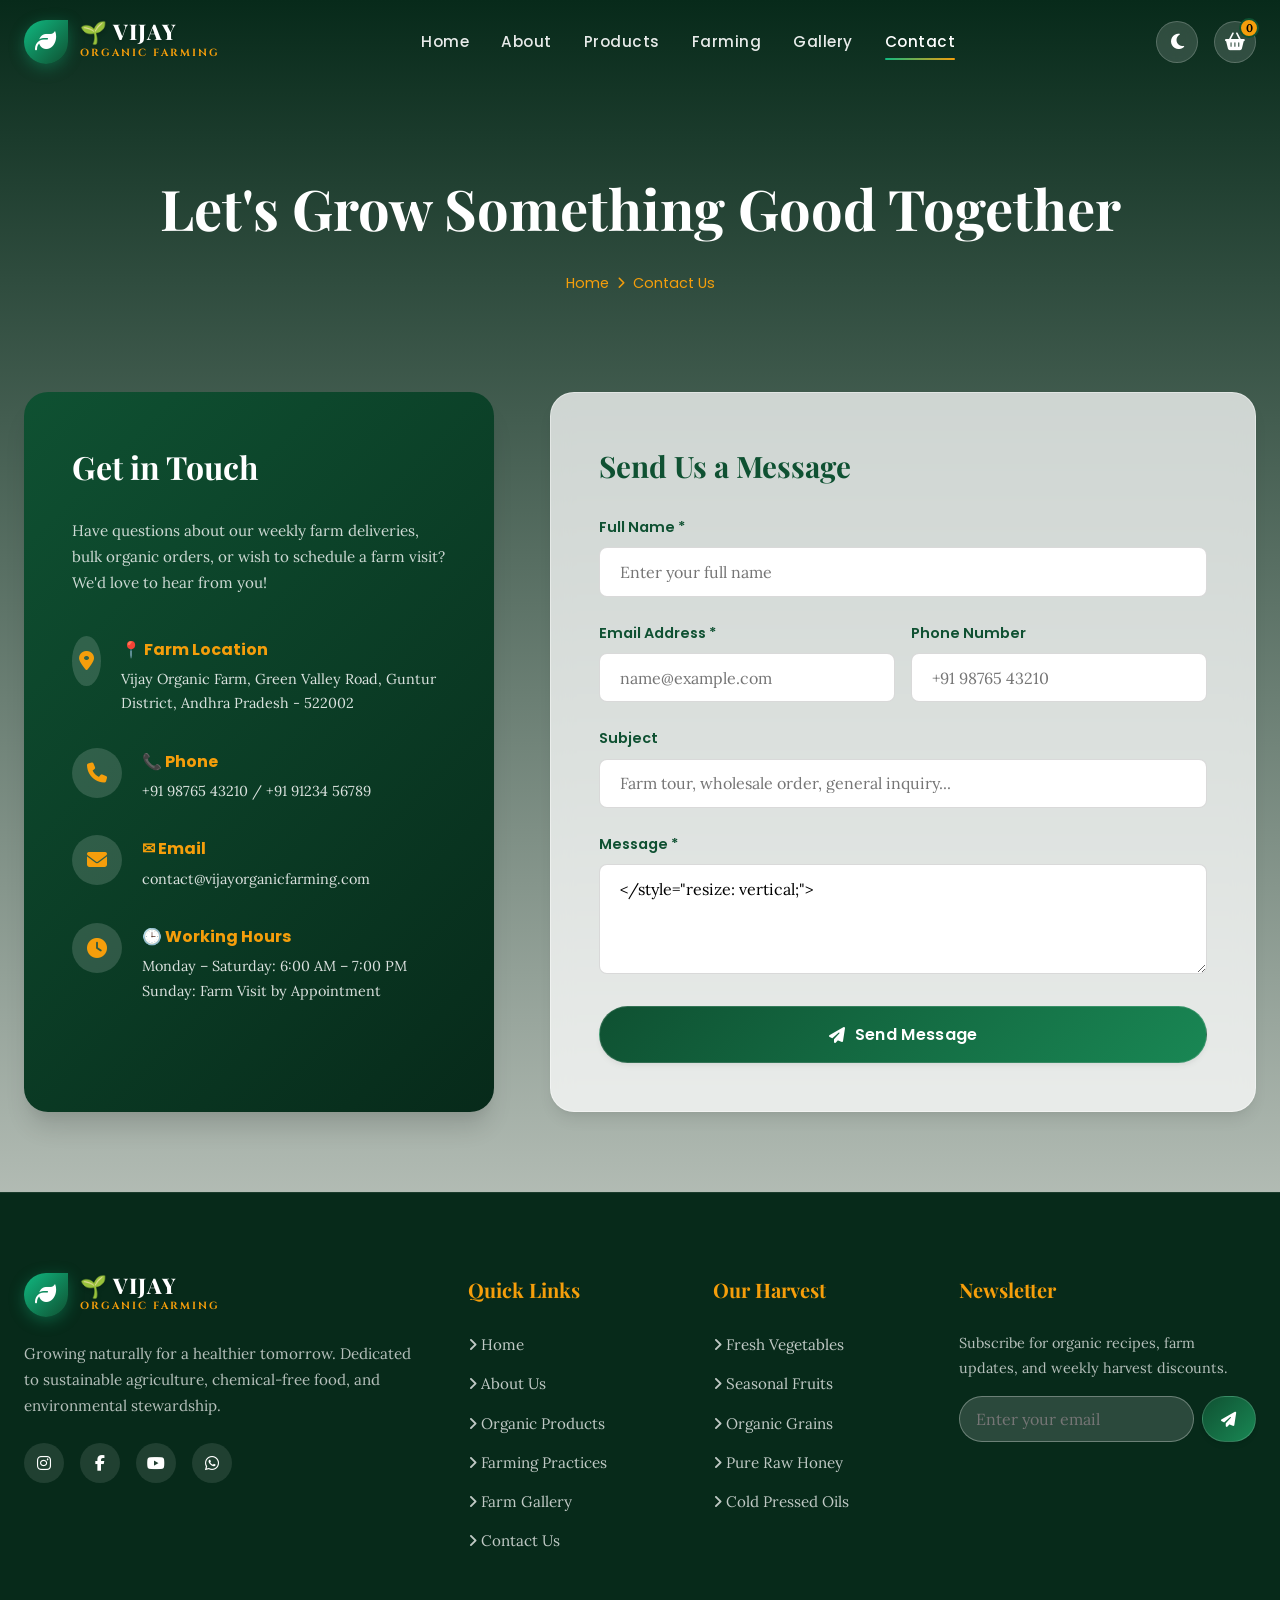
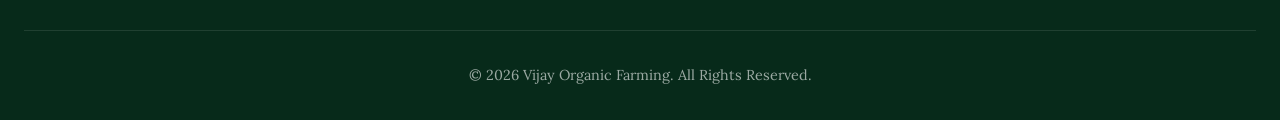
<file: contact.html>
<!DOCTYPE html>
<html lang="en">
<head>
  <meta charset="UTF-8">
  <meta name="viewport" content="width=device-width, initial-scale=1.0">
  <meta name="description" content="Contact Vijay Organic Farming - Get in touch for organic produce orders, farm visits, and sustainable agriculture inquiries.">
  <title>Contact Us | Vijay Organic Farming</title>

  <!-- Font Awesome Icons -->
  <link rel="stylesheet" href="https://cdnjs.cloudflare.com/ajax/libs/font-awesome/6.4.0/css/all.min.css">
  
  <!-- Master Stylesheet -->
  <link rel="stylesheet" href="style.css">
</head>
<body style="background: linear-gradient(180deg, var(--bg-dark-forest) 0%, var(--bg-cream) 100%);">

  <!-- Sticky Navigation Bar -->
  <header class="header">
    <div class="container">
      <nav class="navbar">
        <a href="index.html" class="brand-logo">
          <div class="logo-icon"><i class="fa-solid fa-leaf"></i></div>
          <div class="logo-text">
            <span class="logo-main">🌱 VIJAY</span>
            <span class="logo-sub">ORGANIC FARMING</span>
          </div>
        </a>

        <ul class="nav-menu" id="nav-menu">
          <li><a href="index.html" class="nav-link">Home</a></li>
          <li><a href="about.html" class="nav-link">About</a></li>
          <li><a href="products.html" class="nav-link">Products</a></li>
          <li><a href="farming.html" class="nav-link">Farming</a></li>
          <li><a href="gallery.html" class="nav-link">Gallery</a></li>
          <li><a href="contact.html" class="nav-link active">Contact</a></li>
        </ul>

        <div class="nav-actions">
          <button class="action-btn" id="theme-toggle" title="Toggle Light/Dark Theme">
            <i class="fa-solid fa-moon"></i>
          </button>
          
          <button class="action-btn" id="cart-toggle" title="Shopping Cart">
            <i class="fa-solid fa-basket-shopping"></i>
            <span class="cart-badge" id="cart-count">0</span>
          </button>

          <button class="action-btn hamburger-btn" id="hamburger-btn" aria-label="Toggle Menu">
            <i class="fa-solid fa-bars"></i>
          </button>
        </div>
      </nav>
    </div>
  </header>

  <!-- Page Header -->
  <div class="page-header" style="background: transparent;">
    <div class="container">
      <h1 class="page-header-title">Let's Grow Something Good Together</h1>
      <div class="page-breadcrumb">
        <a href="index.html">Home</a> <i class="fa-solid fa-chevron-right" style="font-size: 0.75rem;"></i> <span>Contact Us</span>
      </div>
    </div>
  </div>

  <!-- Contact Grid Section -->
  <section class="section" style="padding-top: 1rem;">
    <div class="container">
      <div class="contact-grid">
        <!-- Left: Contact Details Card -->
        <div class="contact-info-card">
          <h2 style="font-family: var(--font-heading); font-size: 2rem; color: #ffffff; margin-bottom: 1.5rem;">Get in Touch</h2>
          <p style="color: rgba(255,255,255,0.8); margin-bottom: 2.5rem; font-size: 0.95rem;">
            Have questions about our weekly farm deliveries, bulk organic orders, or wish to schedule a farm visit? We'd love to hear from you!
          </p>

          <!-- Item 1: Location -->
          <div class="info-item">
            <div class="info-icon"><i class="fa-solid fa-location-dot"></i></div>
            <div>
              <h4 style="font-family: var(--font-nav); color: var(--accent-amber); font-size: 1rem; margin-bottom: 0.25rem;">📍 Farm Location</h4>
              <p style="color: rgba(255,255,255,0.85); font-size: 0.9rem;">Vijay Organic Farm, Green Valley Road, Guntur District, Andhra Pradesh - 522002</p>
            </div>
          </div>

          <!-- Item 2: Phone -->
          <div class="info-item">
            <div class="info-icon"><i class="fa-solid fa-phone"></i></div>
            <div>
              <h4 style="font-family: var(--font-nav); color: var(--accent-amber); font-size: 1rem; margin-bottom: 0.25rem;">📞 Phone</h4>
              <p style="color: rgba(255,255,255,0.85); font-size: 0.9rem;">+91 98765 43210 / +91 91234 56789</p>
            </div>
          </div>

          <!-- Item 3: Email -->
          <div class="info-item">
            <div class="info-icon"><i class="fa-solid fa-envelope"></i></div>
            <div>
              <h4 style="font-family: var(--font-nav); color: var(--accent-amber); font-size: 1rem; margin-bottom: 0.25rem;">✉ Email</h4>
              <p style="color: rgba(255,255,255,0.85); font-size: 0.9rem;">contact@vijayorganicfarming.com</p>
            </div>
          </div>

          <!-- Item 4: Working Hours -->
          <div class="info-item" style="margin-bottom: 0;">
            <div class="info-icon"><i class="fa-solid fa-clock"></i></div>
            <div>
              <h4 style="font-family: var(--font-nav); color: var(--accent-amber); font-size: 1rem; margin-bottom: 0.25rem;">🕒 Working Hours</h4>
              <p style="color: rgba(255,255,255,0.85); font-size: 0.9rem;">Monday – Saturday: 6:00 AM – 7:00 PM<br>Sunday: Farm Visit by Appointment</p>
            </div>
          </div>
        </div>

        <!-- Right: Glassmorphism Contact Form -->
        <div class="contact-form-card">
          <h3 style="font-family: var(--font-heading); font-size: 1.85rem; color: var(--primary-forest); margin-bottom: 1.5rem;">Send Us a Message</h3>
          
          <form id="contact-form">
            <div class="form-group">
              <label class="form-label" for="contact-name">Full Name *</label>
              <input type="text" id="contact-name" class="form-control" placeholder="Enter your full name" required>
            </div>

            <div style="display: grid; grid-template-columns: 1fr 1fr; gap: 1rem;">
              <div class="form-group">
                <label class="form-label" for="contact-email">Email Address *</label>
                <input type="email" id="contact-email" class="form-control" placeholder="name@example.com" required>
              </div>
              <div class="form-group">
                <label class="form-label" for="contact-phone">Phone Number</label>
                <input type="tel" id="contact-phone" class="form-control" placeholder="+91 98765 43210">
              </div>
            </div>

            <div class="form-group">
              <label class="form-label" for="contact-subject">Subject</label>
              <input type="text" id="contact-subject" class="form-control" placeholder="Farm tour, wholesale order, general inquiry...">
            </div>

            <div class="form-group">
              <label class="form-label" for="contact-message">Message *</label>
              <textarea id="contact-message" class="form-control" rows="4" placeholder="How can Vijay Organic Farming assist you?" required></style="resize: vertical;"></textarea>
            </div>

            <button type="submit" class="btn btn-primary" style="width: 100%; padding: 0.95rem; font-size: 1rem;">
              <i class="fa-solid fa-paper-plane"></i> Send Message
            </button>
          </form>
        </div>
      </div>
    </div>
  </section>

  <!-- Global Footer -->
  <footer class="footer">
    <div class="container">
      <div class="footer-grid">
        <div>
          <div class="footer-brand">
            <a href="index.html" class="brand-logo">
              <div class="logo-icon"><i class="fa-solid fa-leaf"></i></div>
              <div class="logo-text">
                <span class="logo-main">🌱 VIJAY</span>
                <span class="logo-sub">ORGANIC FARMING</span>
              </div>
            </a>
          </div>
          <p class="footer-desc">Growing naturally for a healthier tomorrow. Dedicated to sustainable agriculture, chemical-free food, and environmental stewardship.</p>
          <div class="footer-socials">
            <a href="#" class="social-icon" aria-label="Instagram"><i class="fa-brands fa-instagram"></i></a>
            <a href="#" class="social-icon" aria-label="Facebook"><i class="fa-brands fa-facebook-f"></i></a>
            <a href="#" class="social-icon" aria-label="YouTube"><i class="fa-brands fa-youtube"></i></a>
            <a href="#" class="social-icon" aria-label="WhatsApp"><i class="fa-brands fa-whatsapp"></i></a>
          </div>
        </div>

        <div>
          <h4 class="footer-title">Quick Links</h4>
          <ul class="footer-links">
            <li><a href="index.html"><i class="fa-solid fa-angle-right"></i> Home</a></li>
            <li><a href="about.html"><i class="fa-solid fa-angle-right"></i> About Us</a></li>
            <li><a href="products.html"><i class="fa-solid fa-angle-right"></i> Organic Products</a></li>
            <li><a href="farming.html"><i class="fa-solid fa-angle-right"></i> Farming Practices</a></li>
            <li><a href="gallery.html"><i class="fa-solid fa-angle-right"></i> Farm Gallery</a></li>
            <li><a href="contact.html"><i class="fa-solid fa-angle-right"></i> Contact Us</a></li>
          </ul>
        </div>

        <div>
          <h4 class="footer-title">Our Harvest</h4>
          <ul class="footer-links">
            <li><a href="products.html"><i class="fa-solid fa-angle-right"></i> Fresh Vegetables</a></li>
            <li><a href="products.html"><i class="fa-solid fa-angle-right"></i> Seasonal Fruits</a></li>
            <li><a href="products.html"><i class="fa-solid fa-angle-right"></i> Organic Grains</a></li>
            <li><a href="products.html"><i class="fa-solid fa-angle-right"></i> Pure Raw Honey</a></li>
            <li><a href="products.html"><i class="fa-solid fa-angle-right"></i> Cold Pressed Oils</a></li>
          </ul>
        </div>

        <div>
          <h4 class="footer-title">Newsletter</h4>
          <p style="font-size: 0.9rem; color: rgba(255,255,255,0.7); margin-bottom: 1rem;">Subscribe for organic recipes, farm updates, and weekly harvest discounts.</p>
          <form style="display: flex; gap: 0.5rem;" onsubmit="event.preventDefault(); alert('Subscribed to Vijay Organic Farming newsletter!');">
            <input type="email" placeholder="Enter your email" required style="padding: 0.75rem 1rem; border-radius: var(--radius-full); background: rgba(255,255,255,0.15); border: 1px solid rgba(255,255,255,0.3); color: #fff; width: 100%;">
            <button type="submit" class="btn btn-primary" style="padding: 0.75rem 1.25rem;"><i class="fa-solid fa-paper-plane"></i></button>
          </form>
        </div>
      </div>

      <div class="footer-bottom">
        <p>© 2026 Vijay Organic Farming. All Rights Reserved.</p>
      </div>
    </div>
  </footer>

  <!-- Slide-Out Shopping Cart Panel -->
  <div class="cart-overlay" id="cart-overlay"></div>
  <aside class="cart-drawer" id="cart-drawer">
    <div class="cart-header">
      <h3 class="cart-header-title"><i class="fa-solid fa-basket-shopping"></i> Your Basket</h3>
      <button class="close-cart-btn" id="close-cart-btn">&times;</button>
    </div>
    <div class="cart-body" id="cart-body"></div>
    <div class="cart-footer">
      <div class="cart-total-row">
        <span>Total Amount:</span>
        <span id="cart-total-amount" style="color: var(--primary-forest);">₹0.00</span>
      </div>
      <button class="btn btn-primary" style="width: 100%; font-size: 1rem;" onclick="checkoutCart()">
        <i class="fa-solid fa-bag-shopping"></i> Proceed to Checkout
      </button>
    </div>
  </aside>

  <!-- Scroll-to-Top Button -->
  <button class="scroll-top-btn" id="scroll-top" title="Scroll to Top">
    <i class="fa-solid fa-arrow-up"></i>
  </button>

  <!-- Master JavaScript Engine -->
  <script src="script.js"></script>
</body>
</html>
</file>
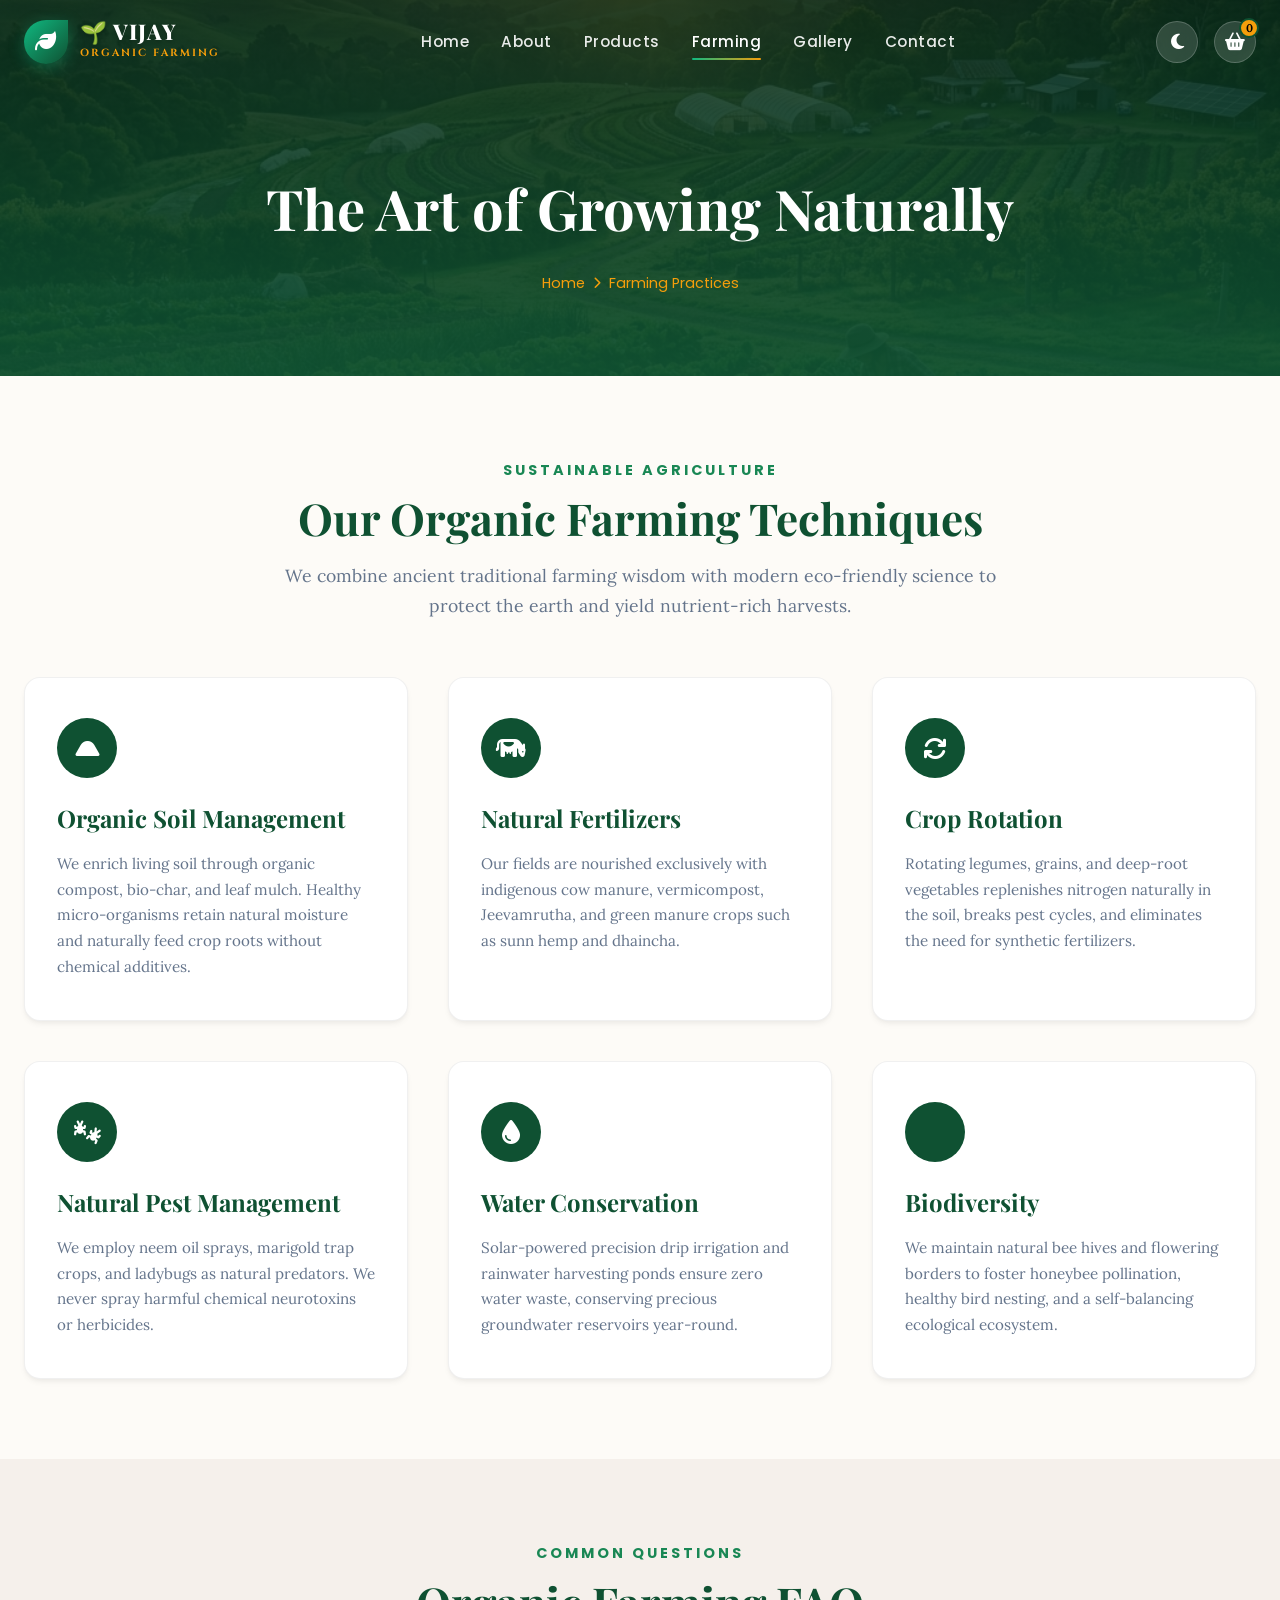
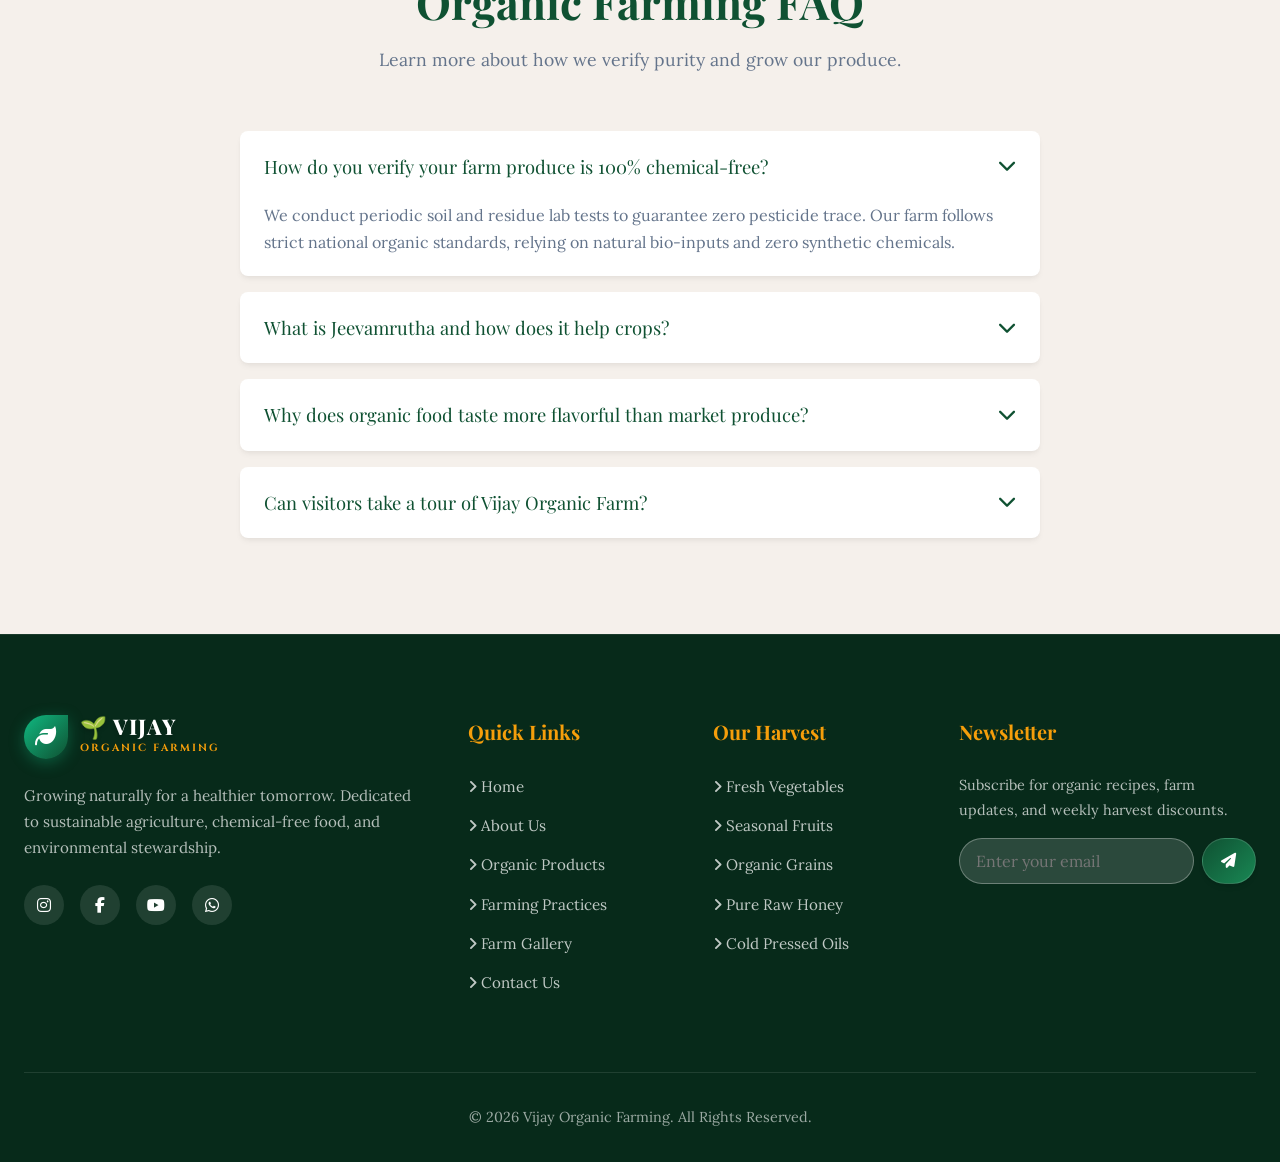
<file: farming.html>
<!DOCTYPE html>
<html lang="en">
<head>
  <meta charset="UTF-8">
  <meta name="viewport" content="width=device-width, initial-scale=1.0">
  <meta name="description" content="Organic Farming Practices - Explore how Vijay Organic Farming uses natural soil management, crop rotation, and bio-fertilizers.">
  <title>Farming Practices | Vijay Organic Farming</title>

  <!-- Font Awesome Icons -->
  <link rel="stylesheet" href="https://cdnjs.cloudflare.com/ajax/libs/font-awesome/6.4.0/css/all.min.css">
  
  <!-- Master Stylesheet -->
  <link rel="stylesheet" href="style.css">
</head>
<body style="background-color: var(--bg-cream);">

  <!-- Sticky Navigation Bar -->
  <header class="header">
    <div class="container">
      <nav class="navbar">
        <a href="index.html" class="brand-logo">
          <div class="logo-icon"><i class="fa-solid fa-leaf"></i></div>
          <div class="logo-text">
            <span class="logo-main">🌱 VIJAY</span>
            <span class="logo-sub">ORGANIC FARMING</span>
          </div>
        </a>

        <ul class="nav-menu" id="nav-menu">
          <li><a href="index.html" class="nav-link">Home</a></li>
          <li><a href="about.html" class="nav-link">About</a></li>
          <li><a href="products.html" class="nav-link">Products</a></li>
          <li><a href="farming.html" class="nav-link active">Farming</a></li>
          <li><a href="gallery.html" class="nav-link">Gallery</a></li>
          <li><a href="contact.html" class="nav-link">Contact</a></li>
        </ul>

        <div class="nav-actions">
          <button class="action-btn" id="theme-toggle" title="Toggle Light/Dark Theme">
            <i class="fa-solid fa-moon"></i>
          </button>
          
          <button class="action-btn" id="cart-toggle" title="Shopping Cart">
            <i class="fa-solid fa-basket-shopping"></i>
            <span class="cart-badge" id="cart-count">0</span>
          </button>

          <button class="action-btn hamburger-btn" id="hamburger-btn" aria-label="Toggle Menu">
            <i class="fa-solid fa-bars"></i>
          </button>
        </div>
      </nav>
    </div>
  </header>

  <!-- Hero Header -->
  <div class="page-header" style="background: linear-gradient(rgba(7, 42, 26, 0.85), rgba(15, 81, 50, 0.95)), url('farming.jpg') center/cover no-repeat;">
    <div class="container">
      <h1 class="page-header-title">The Art of Growing Naturally</h1>
      <div class="page-breadcrumb">
        <a href="index.html">Home</a> <i class="fa-solid fa-chevron-right" style="font-size: 0.75rem;"></i> <span>Farming Practices</span>
      </div>
    </div>
  </div>

  <!-- Core Practices Section -->
  <section class="section">
    <div class="container">
      <div class="section-header">
        <span class="section-subtitle">Sustainable Agriculture</span>
        <h2 class="section-title">Our Organic Farming Techniques</h2>
        <p class="section-description">We combine ancient traditional farming wisdom with modern eco-friendly science to protect the earth and yield nutrient-rich harvests.</p>
      </div>

      <div class="farming-grid">
        <!-- 1. Organic Soil Management -->
        <div class="farming-card">
          <div class="farming-card-icon"><i class="fa-solid fa-mound"></i></div>
          <h3 style="font-family: var(--font-heading); font-size: 1.5rem; color: var(--primary-forest); margin-bottom: 0.75rem;">Organic Soil Management</h3>
          <p style="color: var(--text-muted); font-size: 0.95rem; line-height: 1.7;">
            We enrich living soil through organic compost, bio-char, and leaf mulch. Healthy micro-organisms retain natural moisture and naturally feed crop roots without chemical additives.
          </p>
        </div>

        <!-- 2. Natural Fertilizers -->
        <div class="farming-card">
          <div class="farming-card-icon"><i class="fa-solid fa-cow"></i></div>
          <h3 style="font-family: var(--font-heading); font-size: 1.5rem; color: var(--primary-forest); margin-bottom: 0.75rem;">Natural Fertilizers</h3>
          <p style="color: var(--text-muted); font-size: 0.95rem; line-height: 1.7;">
            Our fields are nourished exclusively with indigenous cow manure, vermicompost, Jeevamrutha, and green manure crops such as sunn hemp and dhaincha.
          </p>
        </div>

        <!-- 3. Crop Rotation -->
        <div class="farming-card">
          <div class="farming-card-icon"><i class="fa-solid fa-arrows-rotate"></i></div>
          <h3 style="font-family: var(--font-heading); font-size: 1.5rem; color: var(--primary-forest); margin-bottom: 0.75rem;">Crop Rotation</h3>
          <p style="color: var(--text-muted); font-size: 0.95rem; line-height: 1.7;">
            Rotating legumes, grains, and deep-root vegetables replenishes nitrogen naturally in the soil, breaks pest cycles, and eliminates the need for synthetic fertilizers.
          </p>
        </div>

        <!-- 4. Natural Pest Management -->
        <div class="farming-card">
          <div class="farming-card-icon"><i class="fa-solid fa-bugs"></i></div>
          <h3 style="font-family: var(--font-heading); font-size: 1.5rem; color: var(--primary-forest); margin-bottom: 0.75rem;">Natural Pest Management</h3>
          <p style="color: var(--text-muted); font-size: 0.95rem; line-height: 1.7;">
            We employ neem oil sprays, marigold trap crops, and ladybugs as natural predators. We never spray harmful chemical neurotoxins or herbicides.
          </p>
        </div>

        <!-- 5. Water Conservation -->
        <div class="farming-card">
          <div class="farming-card-icon"><i class="fa-solid fa-droplet"></i></div>
          <h3 style="font-family: var(--font-heading); font-size: 1.5rem; color: var(--primary-forest); margin-bottom: 0.75rem;">Water Conservation</h3>
          <p style="color: var(--text-muted); font-size: 0.95rem; line-height: 1.7;">
            Solar-powered precision drip irrigation and rainwater harvesting ponds ensure zero water waste, conserving precious groundwater reservoirs year-round.
          </p>
        </div>

        <!-- 6. Biodiversity -->
        <div class="farming-card">
          <div class="farming-card-icon"><i class="fa-solid fa-bee"></i></div>
          <h3 style="font-family: var(--font-heading); font-size: 1.5rem; color: var(--primary-forest); margin-bottom: 0.75rem;">Biodiversity</h3>
          <p style="color: var(--text-muted); font-size: 0.95rem; line-height: 1.7;">
            We maintain natural bee hives and flowering borders to foster honeybee pollination, healthy bird nesting, and a self-balancing ecological ecosystem.
          </p>
        </div>
      </div>
    </div>
  </section>

  <!-- Interactive FAQ Section -->
  <section class="section" style="background: var(--bg-beige);">
    <div class="container">
      <div class="section-header">
        <span class="section-subtitle">Common Questions</span>
        <h2 class="section-title">Organic Farming FAQ</h2>
        <p class="section-description">Learn more about how we verify purity and grow our produce.</p>
      </div>

      <div class="accordion-wrapper">
        <div class="accordion-item active">
          <div class="accordion-header">
            <span>How do you verify your farm produce is 100% chemical-free?</span>
            <i class="fa-solid fa-chevron-down"></i>
          </div>
          <div class="accordion-body">
            We conduct periodic soil and residue lab tests to guarantee zero pesticide trace. Our farm follows strict national organic standards, relying on natural bio-inputs and zero synthetic chemicals.
          </div>
        </div>

        <div class="accordion-item">
          <div class="accordion-header">
            <span>What is Jeevamrutha and how does it help crops?</span>
            <i class="fa-solid fa-chevron-down"></i>
          </div>
          <div class="accordion-body">
            Jeevamrutha is an ancient fermented Indian bio-fertilizer made from indigenous cow dung, urine, jaggery, and pulse flour. It acts as a powerful soil culture multiplier, introducing millions of beneficial micro-organisms into the soil.
          </div>
        </div>

        <div class="accordion-item">
          <div class="accordion-header">
            <span>Why does organic food taste more flavorful than market produce?</span>
            <i class="fa-solid fa-chevron-down"></i>
          </div>
          <div class="accordion-body">
            Because organic crops grow naturally without forced chemical water absorption, they develop higher dry matter content, essential oils, natural sugars, and antioxidant phytonutrients.
          </div>
        </div>

        <div class="accordion-item">
          <div class="accordion-header">
            <span>Can visitors take a tour of Vijay Organic Farm?</span>
            <i class="fa-solid fa-chevron-down"></i>
          </div>
          <div class="accordion-body">
            Yes! We welcome families, schools, and agriculture enthusiasts for weekend farm visits to experience natural harvesting and soil composting firsthand.
          </div>
        </div>
      </div>
    </div>
  </section>

  <!-- Global Footer -->
  <footer class="footer">
    <div class="container">
      <div class="footer-grid">
        <div>
          <div class="footer-brand">
            <a href="index.html" class="brand-logo">
              <div class="logo-icon"><i class="fa-solid fa-leaf"></i></div>
              <div class="logo-text">
                <span class="logo-main">🌱 VIJAY</span>
                <span class="logo-sub">ORGANIC FARMING</span>
              </div>
            </a>
          </div>
          <p class="footer-desc">Growing naturally for a healthier tomorrow. Dedicated to sustainable agriculture, chemical-free food, and environmental stewardship.</p>
          <div class="footer-socials">
            <a href="#" class="social-icon" aria-label="Instagram"><i class="fa-brands fa-instagram"></i></a>
            <a href="#" class="social-icon" aria-label="Facebook"><i class="fa-brands fa-facebook-f"></i></a>
            <a href="#" class="social-icon" aria-label="YouTube"><i class="fa-brands fa-youtube"></i></a>
            <a href="#" class="social-icon" aria-label="WhatsApp"><i class="fa-brands fa-whatsapp"></i></a>
          </div>
        </div>

        <div>
          <h4 class="footer-title">Quick Links</h4>
          <ul class="footer-links">
            <li><a href="index.html"><i class="fa-solid fa-angle-right"></i> Home</a></li>
            <li><a href="about.html"><i class="fa-solid fa-angle-right"></i> About Us</a></li>
            <li><a href="products.html"><i class="fa-solid fa-angle-right"></i> Organic Products</a></li>
            <li><a href="farming.html"><i class="fa-solid fa-angle-right"></i> Farming Practices</a></li>
            <li><a href="gallery.html"><i class="fa-solid fa-angle-right"></i> Farm Gallery</a></li>
            <li><a href="contact.html"><i class="fa-solid fa-angle-right"></i> Contact Us</a></li>
          </ul>
        </div>

        <div>
          <h4 class="footer-title">Our Harvest</h4>
          <ul class="footer-links">
            <li><a href="products.html"><i class="fa-solid fa-angle-right"></i> Fresh Vegetables</a></li>
            <li><a href="products.html"><i class="fa-solid fa-angle-right"></i> Seasonal Fruits</a></li>
            <li><a href="products.html"><i class="fa-solid fa-angle-right"></i> Organic Grains</a></li>
            <li><a href="products.html"><i class="fa-solid fa-angle-right"></i> Pure Raw Honey</a></li>
            <li><a href="products.html"><i class="fa-solid fa-angle-right"></i> Cold Pressed Oils</a></li>
          </ul>
        </div>

        <div>
          <h4 class="footer-title">Newsletter</h4>
          <p style="font-size: 0.9rem; color: rgba(255,255,255,0.7); margin-bottom: 1rem;">Subscribe for organic recipes, farm updates, and weekly harvest discounts.</p>
          <form style="display: flex; gap: 0.5rem;" onsubmit="event.preventDefault(); alert('Subscribed to Vijay Organic Farming newsletter!');">
            <input type="email" placeholder="Enter your email" required style="padding: 0.75rem 1rem; border-radius: var(--radius-full); background: rgba(255,255,255,0.15); border: 1px solid rgba(255,255,255,0.3); color: #fff; width: 100%;">
            <button type="submit" class="btn btn-primary" style="padding: 0.75rem 1.25rem;"><i class="fa-solid fa-paper-plane"></i></button>
          </form>
        </div>
      </div>

      <div class="footer-bottom">
        <p>© 2026 Vijay Organic Farming. All Rights Reserved.</p>
      </div>
    </div>
  </footer>

  <!-- Slide-Out Shopping Cart Panel -->
  <div class="cart-overlay" id="cart-overlay"></div>
  <aside class="cart-drawer" id="cart-drawer">
    <div class="cart-header">
      <h3 class="cart-header-title"><i class="fa-solid fa-basket-shopping"></i> Your Basket</h3>
      <button class="close-cart-btn" id="close-cart-btn">&times;</button>
    </div>
    <div class="cart-body" id="cart-body"></div>
    <div class="cart-footer">
      <div class="cart-total-row">
        <span>Total Amount:</span>
        <span id="cart-total-amount" style="color: var(--primary-forest);">₹0.00</span>
      </div>
      <button class="btn btn-primary" style="width: 100%; font-size: 1rem;" onclick="checkoutCart()">
        <i class="fa-solid fa-bag-shopping"></i> Proceed to Checkout
      </button>
    </div>
  </aside>

  <!-- Scroll-to-Top Button -->
  <button class="scroll-top-btn" id="scroll-top" title="Scroll to Top">
    <i class="fa-solid fa-arrow-up"></i>
  </button>

  <!-- Master JavaScript Engine -->
  <script src="script.js"></script>
</body>
</html>
</file>
<file: style.css>
/* ==========================================================================
   🌿 VIJAY ORGANIC FARMING - MASTER DESIGN SYSTEM & STYLESHEET
   Pure CSS3 Implementation - Ultra-Premium, Luxurious & Modern Natural Design
   ========================================================================== */

/* --------------------------------------------------------------------------
   1. GOOGLE FONTS IMPORT & CSS VARIABLES
   -------------------------------------------------------------------------- */
@import url('https://fonts.googleapis.com/css2?family=Cinzel:wght@500;700;800&family=Cormorant+Garamond:ital,wght@0,500;0,700;1,400;1,600&family=Lora:ital,wght@0,400;0,500;0,600;1,400&family=Merriweather:ital,wght@0,300;0,400;0,700;1,300&family=Montserrat:wght@400;500;600;700&family=Playfair+Display:ital,wght@0,500;0,600;0,700;0,800;1,400;1,600&family=Poppins:wght@300;400;500;600;700&display=swap');

:root {
  /* Premium Natural Color Palette */
  --primary-forest: #0f5132;
  --primary-leaf: #198754;
  --primary-emerald: #10b981;
  --accent-olive: #556b2f;
  --accent-gold: #d97706;
  --accent-amber: #f59e0b;
  --bg-cream: #fdfbf7;
  --bg-beige: #f5f0eb;
  --bg-dark-forest: #072a1a;
  --bg-charcoal: #0c1912;
  --earth-brown: #4a3728;
  --earth-warm: #6c4e31;
  
  /* Text Colors */
  --text-dark: #1e293b;
  --text-medium: #475569;
  --text-muted: #64748b;
  --text-light: #f8fafc;
  --text-cream: #fef08a;

  /* Glassmorphism & Elevation Shadow Tokens */
  --glass-bg-light: rgba(255, 255, 255, 0.75);
  --glass-border-light: rgba(255, 255, 255, 0.4);
  --glass-bg-dark: rgba(15, 81, 50, 0.85);
  --glass-border-dark: rgba(255, 255, 255, 0.15);
  --shadow-sm: 0 4px 6px -1px rgba(0, 0, 0, 0.05), 0 2px 4px -1px rgba(0, 0, 0, 0.03);
  --shadow-md: 0 10px 15px -3px rgba(0, 0, 0, 0.08), 0 4px 6px -2px rgba(0, 0, 0, 0.04);
  --shadow-lg: 0 20px 25px -5px rgba(0, 0, 0, 0.12), 0 10px 10px -5px rgba(0, 0, 0, 0.04);
  --shadow-glow: 0 0 25px rgba(16, 185, 129, 0.3);

  /* Typography Mapping */
  --font-heading: 'Playfair Display', Georgia, serif;
  --font-nav: 'Poppins', sans-serif;
  --font-body: 'Lora', serif;
  --font-quote: 'Cormorant Garamond', Georgia, serif;
  --font-sans: 'Montserrat', sans-serif;
  --font-luxury: 'Cinzel', serif;
  --font-merriweather: 'Merriweather', serif;

  /* Border Radii & Transitions */
  --radius-sm: 8px;
  --radius-md: 16px;
  --radius-lg: 24px;
  --radius-full: 9999px;
  --transition-fast: all 0.25s cubic-bezier(0.4, 0, 0.2, 1);
  --transition-smooth: all 0.4s cubic-bezier(0.4, 0, 0.2, 1);
}

/* Dark Mode Overrides */
[data-theme="dark"] {
  --bg-cream: #0c1912;
  --bg-beige: #12241b;
  --text-dark: #f1f5f9;
  --text-medium: #cbd5e1;
  --text-muted: #94a3b8;
  --glass-bg-light: rgba(18, 36, 27, 0.85);
  --glass-border-light: rgba(255, 255, 255, 0.1);
  --shadow-md: 0 10px 20px rgba(0, 0, 0, 0.3);
}

/* --------------------------------------------------------------------------
   2. RESET & BASE STYLES
   -------------------------------------------------------------------------- */
*, *::before, *::after {
  box-sizing: border-box;
  margin: 0;
  padding: 0;
}

html {
  scroll-behavior: smooth;
  font-size: 16px;
}

body {
  font-family: var(--font-body);
  background-color: var(--bg-cream);
  color: var(--text-dark);
  line-height: 1.7;
  overflow-x: hidden;
  transition: background-color 0.4s ease, color 0.4s ease;
}

img {
  max-width: 100%;
  height: auto;
  display: block;
  object-fit: cover;
}

a {
  text-decoration: none;
  color: inherit;
  transition: var(--transition-fast);
}

ul {
  list-style: none;
}

button, input, textarea, select {
  font-family: inherit;
  font-size: inherit;
  border: none;
  outline: none;
  background: none;
}

button {
  cursor: pointer;
}

/* Custom Scrollbar */
::-webkit-scrollbar {
  width: 10px;
}
::-webkit-scrollbar-track {
  background: var(--bg-beige);
}
::-webkit-scrollbar-thumb {
  background: var(--primary-leaf);
  border-radius: 5px;
}
::-webkit-scrollbar-thumb:hover {
  background: var(--primary-forest);
}

/* Layout Utilities */
.container {
  width: 100%;
  max-width: 1280px;
  margin: 0 auto;
  padding: 0 1.5rem;
}

.section {
  padding: 5rem 0;
  position: relative;
}

.section-header {
  text-align: center;
  max-width: 750px;
  margin: 0 auto 3.5rem auto;
}

.section-subtitle {
  font-family: var(--font-nav);
  font-size: 0.9rem;
  font-weight: 700;
  text-transform: uppercase;
  letter-spacing: 3px;
  color: var(--primary-leaf);
  margin-bottom: 0.5rem;
  display: inline-block;
}

.section-title {
  font-family: var(--font-heading);
  font-size: 2.75rem;
  color: var(--primary-forest);
  line-height: 1.25;
  margin-bottom: 1rem;
}

[data-theme="dark"] .section-title {
  color: #ffffff;
}

.section-description {
  font-family: var(--font-body);
  font-size: 1.1rem;
  color: var(--text-muted);
}

/* --------------------------------------------------------------------------
   3. BRAND LOGO & GLOBAL NAVIGATION BAR
   -------------------------------------------------------------------------- */
.header {
  position: fixed;
  top: 0;
  left: 0;
  width: 100%;
  z-index: 1000;
  padding: 1.25rem 0;
  transition: var(--transition-smooth);
}

.header.scrolled {
  padding: 0.75rem 0;
  background: rgba(15, 81, 50, 0.95);
  backdrop-filter: blur(12px);
  -webkit-backdrop-filter: blur(12px);
  box-shadow: var(--shadow-md);
  border-bottom: 1px solid rgba(255, 255, 255, 0.1);
}

.navbar {
  display: flex;
  align-items: center;
  justify-content: space-between;
}

/* CSS-Based Organic Logo */
.brand-logo {
  display: flex;
  align-items: center;
  gap: 0.75rem;
  text-decoration: none;
}

.logo-icon {
  width: 44px;
  height: 44px;
  background: linear-gradient(135deg, var(--primary-emerald), var(--primary-forest));
  border-radius: 50% 0 50% 50%;
  display: flex;
  align-items: center;
  justify-content: center;
  color: #ffffff;
  font-size: 1.35rem;
  box-shadow: 0 4px 15px rgba(16, 185, 129, 0.35);
  transition: var(--transition-smooth);
}

.brand-logo:hover .logo-icon {
  transform: rotate(-15deg) scale(1.08);
}

.logo-text {
  display: flex;
  flex-direction: column;
}

.logo-main {
  font-family: var(--font-heading);
  font-size: 1.35rem;
  font-weight: 800;
  color: #ffffff;
  letter-spacing: 1px;
  line-height: 1;
  text-shadow: 0 2px 4px rgba(0,0,0,0.2);
}

.logo-sub {
  font-family: var(--font-luxury);
  font-size: 0.65rem;
  font-weight: 700;
  color: var(--accent-amber);
  letter-spacing: 2px;
  text-transform: uppercase;
  margin-top: 2px;
}

/* Nav Menu Items */
.nav-menu {
  display: flex;
  align-items: center;
  gap: 2rem;
}

.nav-link {
  font-family: var(--font-nav);
  font-size: 0.95rem;
  font-weight: 500;
  color: rgba(255, 255, 255, 0.9);
  position: relative;
  padding: 0.5rem 0;
  letter-spacing: 0.5px;
}

.nav-link::after {
  content: '';
  position: absolute;
  bottom: 0;
  left: 0;
  width: 0%;
  height: 2.5px;
  background: linear-gradient(90deg, var(--primary-emerald), var(--accent-amber));
  border-radius: 2px;
  transition: var(--transition-smooth);
}

.nav-link:hover, .nav-link.active {
  color: #ffffff;
}

.nav-link:hover::after, .nav-link.active::after {
  width: 100%;
}

/* Navbar Action Buttons */
.nav-actions {
  display: flex;
  align-items: center;
  gap: 1rem;
}

.action-btn {
  width: 42px;
  height: 42px;
  border-radius: var(--radius-full);
  background: rgba(255, 255, 255, 0.15);
  backdrop-filter: blur(8px);
  color: #ffffff;
  display: flex;
  align-items: center;
  justify-content: center;
  font-size: 1.1rem;
  position: relative;
  transition: var(--transition-fast);
  border: 1px solid rgba(255, 255, 255, 0.2);
}

.action-btn:hover {
  background: var(--primary-emerald);
  color: #ffffff;
  transform: translateY(-2px);
  box-shadow: 0 4px 12px rgba(16, 185, 129, 0.4);
}

.cart-badge {
  position: absolute;
  top: -4px;
  right: -4px;
  background: var(--accent-amber);
  color: #000;
  font-weight: 700;
  font-size: 0.7rem;
  width: 20px;
  height: 20px;
  border-radius: 50%;
  display: flex;
  align-items: center;
  justify-content: center;
  border: 2px solid var(--primary-forest);
}

.hamburger-btn {
  display: none;
}

/* --------------------------------------------------------------------------
   4. BUTTONS & UI CONTROLS
   -------------------------------------------------------------------------- */
.btn {
  display: inline-flex;
  align-items: center;
  justify-content: center;
  gap: 0.6rem;
  font-family: var(--font-nav);
  font-size: 0.95rem;
  font-weight: 600;
  padding: 0.85rem 1.8rem;
  border-radius: var(--radius-full);
  transition: var(--transition-smooth);
  box-shadow: var(--shadow-sm);
  letter-spacing: 0.3px;
  position: relative;
  overflow: hidden;
  z-index: 1;
}

.btn::before {
  content: '';
  position: absolute;
  top: 0;
  left: -100%;
  width: 100%;
  height: 100%;
  background: linear-gradient(90deg, transparent, rgba(255,255,255,0.25), transparent);
  transition: 0.6s;
  z-index: -1;
}

.btn:hover::before {
  left: 100%;
}

.btn-primary {
  background: linear-gradient(135deg, var(--primary-forest), var(--primary-leaf));
  color: #ffffff;
  border: 1px solid rgba(255,255,255,0.15);
}

.btn-primary:hover {
  background: linear-gradient(135deg, var(--primary-leaf), var(--primary-emerald));
  transform: translateY(-3px);
  box-shadow: 0 10px 25px rgba(25, 135, 84, 0.4);
}

.btn-secondary {
  background: #ffffff;
  color: var(--primary-forest);
  border: 2px solid var(--primary-forest);
}

.btn-secondary:hover {
  background: var(--primary-forest);
  color: #ffffff;
  transform: translateY(-3px);
  box-shadow: var(--shadow-md);
}

.btn-accent {
  background: linear-gradient(135deg, var(--accent-gold), var(--accent-amber));
  color: #ffffff;
}

.btn-accent:hover {
  transform: translateY(-3px);
  box-shadow: 0 10px 25px rgba(217, 119, 6, 0.4);
}

/* --------------------------------------------------------------------------
   5. HOME PAGE STYLES (index.html)
   -------------------------------------------------------------------------- */
/* Spectacular Hero Section */
.hero {
  position: relative;
  min-height: 100vh;
  display: flex;
  align-items: center;
  background: linear-gradient(rgba(7, 42, 26, 0.75), rgba(15, 81, 50, 0.85)), url('../images/hero-farm.jpg') center/cover no-repeat fixed;
  color: #ffffff;
  padding: 8rem 0 5rem 0;
  overflow: hidden;
}

.hero::after {
  content: '';
  position: absolute;
  bottom: 0;
  left: 0;
  width: 100%;
  height: 100px;
  background: linear-gradient(to top, var(--bg-cream), transparent);
}

.hero-content {
  max-width: 820px;
  position: relative;
  z-index: 2;
}

.hero-badge {
  display: inline-flex;
  align-items: center;
  gap: 0.5rem;
  background: rgba(255, 255, 255, 0.15);
  backdrop-filter: blur(10px);
  border: 1px solid rgba(255, 255, 255, 0.3);
  padding: 0.5rem 1.25rem;
  border-radius: var(--radius-full);
  font-family: var(--font-nav);
  font-size: 0.85rem;
  font-weight: 600;
  color: var(--accent-amber);
  margin-bottom: 1.5rem;
  animation: pulse 2.5s infinite;
}

.hero-title {
  font-family: var(--font-heading);
  font-size: 4rem;
  font-weight: 700;
  line-height: 1.15;
  margin-bottom: 1.5rem;
  text-shadow: 0 4px 10px rgba(0,0,0,0.3);
}

.hero-title span {
  color: var(--primary-emerald);
  font-style: italic;
}

.hero-desc {
  font-family: var(--font-body);
  font-size: 1.25rem;
  color: rgba(255, 255, 255, 0.9);
  margin-bottom: 2.5rem;
  max-width: 720px;
  line-height: 1.8;
}

.hero-btns {
  display: flex;
  gap: 1.25rem;
  flex-wrap: wrap;
}

/* Floating Leaves Decorative Element */
.floating-leaves {
  position: absolute;
  top: 0;
  left: 0;
  width: 100%;
  height: 100%;
  pointer-events: none;
  z-index: 1;
}

.floating-leaf {
  position: absolute;
  color: rgba(16, 185, 129, 0.3);
  font-size: 2rem;
  animation: float 8s ease-in-out infinite;
}

.floating-leaf:nth-child(1) { top: 20%; left: 10%; animation-delay: 0s; }
.floating-leaf:nth-child(2) { top: 60%; left: 85%; animation-delay: 2s; font-size: 2.5rem; }
.floating-leaf:nth-child(3) { top: 75%; left: 15%; animation-delay: 4s; }
.floating-leaf:nth-child(4) { top: 30%; left: 80%; animation-delay: 6s; }

/* Section 1: Welcome */
.welcome-grid {
  display: grid;
  grid-template-columns: 1fr 1fr;
  gap: 4rem;
  align-items: center;
}

.welcome-image-wrapper {
  position: relative;
}

.welcome-img {
  border-radius: var(--radius-lg);
  box-shadow: var(--shadow-lg);
  position: relative;
  z-index: 2;
}

.welcome-img-badge {
  position: absolute;
  bottom: -20px;
  right: -20px;
  background: var(--primary-forest);
  color: #ffffff;
  padding: 1.5rem;
  border-radius: var(--radius-md);
  box-shadow: var(--shadow-md);
  z-index: 3;
  text-align: center;
  border: 3px solid var(--bg-cream);
}

.welcome-img-badge .number {
  font-family: var(--font-heading);
  font-size: 2.5rem;
  font-weight: 700;
  color: var(--accent-amber);
  line-height: 1;
}

.welcome-img-badge .text {
  font-family: var(--font-nav);
  font-size: 0.8rem;
  text-transform: uppercase;
  letter-spacing: 1px;
}

/* Section 2: Why Choose Organic? (Glassmorphism Cards) */
.features-grid {
  display: grid;
  grid-template-columns: repeat(auto-fit, minmax(260px, 1fr));
  gap: 2rem;
}

.feature-card {
  background: var(--glass-bg-light);
  backdrop-filter: blur(10px);
  border: 1px solid var(--glass-border-light);
  border-radius: var(--radius-lg);
  padding: 2.5rem 2rem;
  text-align: center;
  transition: var(--transition-smooth);
  position: relative;
  overflow: hidden;
  box-shadow: var(--shadow-sm);
}

.feature-card::before {
  content: '';
  position: absolute;
  top: 0;
  left: 0;
  width: 100%;
  height: 4px;
  background: linear-gradient(90deg, var(--primary-forest), var(--primary-emerald));
  opacity: 0;
  transition: var(--transition-fast);
}

.feature-card:hover {
  transform: translateY(-10px);
  box-shadow: var(--shadow-lg);
}

.feature-card:hover::before {
  opacity: 1;
}

.feature-icon {
  width: 70px;
  height: 70px;
  background: linear-gradient(135deg, rgba(16, 185, 129, 0.15), rgba(15, 81, 50, 0.1));
  color: var(--primary-forest);
  font-size: 2rem;
  border-radius: 50%;
  display: flex;
  align-items: center;
  justify-content: center;
  margin: 0 auto 1.5rem auto;
  transition: var(--transition-smooth);
}

.feature-card:hover .feature-icon {
  background: var(--primary-forest);
  color: #ffffff;
  transform: scale(1.1) rotate(5deg);
}

.feature-title {
  font-family: var(--font-heading);
  font-size: 1.4rem;
  color: var(--primary-forest);
  margin-bottom: 0.75rem;
}

.feature-desc {
  font-size: 0.95rem;
  color: var(--text-muted);
}

/* Section 3: Farm Statistics (Counter Bar) */
.stats-section {
  background: linear-gradient(135deg, var(--bg-dark-forest), var(--primary-forest));
  color: #ffffff;
  padding: 4rem 0;
  position: relative;
}

.stats-grid {
  display: grid;
  grid-template-columns: repeat(auto-fit, minmax(200px, 1fr));
  gap: 2.5rem;
  text-align: center;
}

.stat-item {
  padding: 1rem;
}

.stat-number {
  font-family: var(--font-heading);
  font-size: 3.5rem;
  font-weight: 800;
  color: var(--accent-amber);
  line-height: 1;
  margin-bottom: 0.5rem;
}

.stat-label {
  font-family: var(--font-nav);
  font-size: 1rem;
  font-weight: 500;
  color: rgba(255, 255, 255, 0.85);
  text-transform: uppercase;
  letter-spacing: 1px;
}

/* Section 4: Featured Products Showcase */
.products-grid {
  display: grid;
  grid-template-columns: repeat(auto-fit, minmax(280px, 1fr));
  gap: 2rem;
}

.product-card {
  background: #ffffff;
  border-radius: var(--radius-md);
  overflow: hidden;
  box-shadow: var(--shadow-sm);
  transition: var(--transition-smooth);
  border: 1px solid rgba(0,0,0,0.06);
  display: flex;
  flex-direction: column;
}

[data-theme="dark"] .product-card {
  background: #12241b;
  border-color: rgba(255,255,255,0.08);
}

.product-card:hover {
  transform: translateY(-8px);
  box-shadow: var(--shadow-lg);
}

.product-img-wrapper {
  position: relative;
  height: 230px;
  overflow: hidden;
}

.product-img {
  width: 100%;
  height: 100%;
  object-fit: cover;
  transition: transform 0.6s ease;
}

.product-card:hover .product-img {
  transform: scale(1.1);
}

.product-tag {
  position: absolute;
  top: 15px;
  left: 15px;
  background: var(--primary-leaf);
  color: #ffffff;
  font-family: var(--font-nav);
  font-size: 0.75rem;
  font-weight: 600;
  padding: 0.25rem 0.75rem;
  border-radius: var(--radius-full);
  text-transform: uppercase;
}

.product-info {
  padding: 1.5rem;
  display: flex;
  flex-direction: column;
  flex-grow: 1;
}

.product-rating {
  color: var(--accent-amber);
  font-size: 0.85rem;
  margin-bottom: 0.5rem;
}

.product-title {
  font-family: var(--font-heading);
  font-size: 1.35rem;
  color: var(--primary-forest);
  margin-bottom: 0.5rem;
}

[data-theme="dark"] .product-title {
  color: #ffffff;
}

.product-desc {
  font-size: 0.9rem;
  color: var(--text-muted);
  margin-bottom: 1.25rem;
  flex-grow: 1;
}

.product-footer {
  display: flex;
  align-items: center;
  justify-content: space-between;
  margin-top: auto;
}

.product-price {
  font-family: var(--font-sans);
  font-size: 1.35rem;
  font-weight: 700;
  color: var(--primary-forest);
}

[data-theme="dark"] .product-price {
  color: var(--primary-emerald);
}

.add-cart-btn {
  background: var(--primary-forest);
  color: #ffffff;
  padding: 0.6rem 1.1rem;
  border-radius: var(--radius-full);
  font-size: 0.85rem;
  font-weight: 600;
  transition: var(--transition-fast);
  display: flex;
  align-items: center;
  gap: 0.4rem;
}

.add-cart-btn:hover {
  background: var(--primary-emerald);
  transform: scale(1.05);
}

/* Section 5: Farmer Quote Section */
.quote-section {
  background: linear-gradient(135deg, var(--bg-beige), var(--bg-cream));
  text-align: center;
  padding: 6rem 0;
  position: relative;
}

.quote-icon {
  font-size: 3.5rem;
  color: var(--primary-emerald);
  opacity: 0.4;
  margin-bottom: 1rem;
}

.quote-text {
  font-family: var(--font-quote);
  font-size: 2.25rem;
  font-style: italic;
  color: var(--primary-forest);
  max-width: 850px;
  margin: 0 auto 1.5rem auto;
  line-height: 1.4;
}

[data-theme="dark"] .quote-text {
  color: #ffffff;
}

.quote-author {
  font-family: var(--font-nav);
  font-weight: 700;
  font-size: 1rem;
  color: var(--accent-gold);
  text-transform: uppercase;
  letter-spacing: 2px;
}

/* Section 6: Call To Action */
.cta-section {
  background: linear-gradient(135deg, var(--primary-forest), var(--bg-dark-forest));
  color: #ffffff;
  text-align: center;
  border-radius: var(--radius-lg);
  padding: 4.5rem 2rem;
  margin-bottom: 4rem;
  box-shadow: var(--shadow-lg);
}

.cta-title {
  font-family: var(--font-heading);
  font-size: 2.75rem;
  margin-bottom: 1rem;
}

.cta-desc {
  font-size: 1.1rem;
  color: rgba(255,255,255,0.85);
  max-width: 650px;
  margin: 0 auto 2rem auto;
}

/* --------------------------------------------------------------------------
   6. ABOUT PAGE STYLES (about.html)
   -------------------------------------------------------------------------- */
.page-header {
  padding: 10rem 0 5rem 0;
  background: linear-gradient(rgba(7, 42, 26, 0.8), rgba(15, 81, 50, 0.9)), url('../images/hero-farm.jpg') center/cover no-repeat;
  color: #ffffff;
  text-align: center;
}

.page-header-title {
  font-family: var(--font-heading);
  font-size: 3.5rem;
  margin-bottom: 1rem;
}

.page-breadcrumb {
  font-family: var(--font-nav);
  font-size: 0.9rem;
  color: var(--accent-amber);
  display: flex;
  align-items: center;
  justify-content: center;
  gap: 0.5rem;
}

.about-story-grid {
  display: grid;
  grid-template-columns: 1fr 1fr;
  gap: 4rem;
  align-items: center;
}

.timeline-section {
  padding: 5rem 0;
}

.timeline {
  position: relative;
  max-width: 900px;
  margin: 0 auto;
}

.timeline::before {
  content: '';
  position: absolute;
  top: 0;
  bottom: 0;
  left: 50%;
  width: 4px;
  background: var(--primary-leaf);
  transform: translateX(-50%);
}

.timeline-item {
  margin-bottom: 3rem;
  position: relative;
  width: 50%;
  padding: 0 2.5rem;
}

.timeline-item:nth-child(odd) {
  left: 0;
  text-align: right;
}

.timeline-item:nth-child(even) {
  left: 50%;
  text-align: left;
}

.timeline-icon {
  position: absolute;
  top: 0;
  width: 45px;
  height: 45px;
  background: var(--accent-amber);
  color: #000;
  border-radius: 50%;
  display: flex;
  align-items: center;
  justify-content: center;
  font-weight: 700;
  box-shadow: 0 0 0 6px var(--bg-cream);
  z-index: 2;
}

.timeline-item:nth-child(odd) .timeline-icon {
  right: -22.5px;
}

.timeline-item:nth-child(even) .timeline-icon {
  left: -22.5px;
}

.timeline-content {
  background: #ffffff;
  padding: 2rem;
  border-radius: var(--radius-md);
  box-shadow: var(--shadow-md);
}

[data-theme="dark"] .timeline-content {
  background: #12241b;
}

.timeline-year {
  font-family: var(--font-heading);
  font-size: 1.5rem;
  color: var(--primary-forest);
  font-weight: 700;

}

/* --------------------------------------------------------------------------
   7. PRODUCTS PAGE STYLES (products.html)
   -------------------------------------------------------------------------- */
.filter-wrapper {
  display: flex;
  justify-content: center;
  gap: 1rem;
  flex-wrap: wrap;
  margin-bottom: 3rem;
}

.filter-btn {
  font-family: var(--font-nav);
  font-size: 0.95rem;
  font-weight: 600;
  padding: 0.6rem 1.5rem;
  border-radius: var(--radius-full);
  background: #ffffff;
  color: var(--primary-forest);
  border: 1px solid rgba(15, 81, 50, 0.2);
  transition: var(--transition-fast);
}

.filter-btn.active, .filter-btn:hover {
  background: var(--primary-forest);
  color: #ffffff;
  box-shadow: var(--shadow-sm);
}

.search-bar-container {
  max-width: 500px;
  margin: 0 auto 2.5rem auto;
  position: relative;
}

.search-input {
  width: 100%;
  padding: 0.85rem 1.25rem 0.85rem 3rem;
  border-radius: var(--radius-full);
  border: 2px solid rgba(15, 81, 50, 0.2);
  background: #ffffff;
  font-family: var(--font-body);
}

.search-icon {
  position: absolute;
  left: 1.25rem;
  top: 50%;
  transform: translateY(-50%);
  color: var(--primary-forest);
}

/* --------------------------------------------------------------------------
   8. SHOPPING CART SIDE DRAWER
   -------------------------------------------------------------------------- */
.cart-overlay {
  position: fixed;
  top: 0;
  left: 0;
  width: 100%;
  height: 100%;
  background: rgba(0, 0, 0, 0.5);
  backdrop-filter: blur(4px);
  z-index: 2000;
  opacity: 0;
  pointer-events: none;
  transition: var(--transition-smooth);
}

.cart-overlay.active {
  opacity: 1;
  pointer-events: all;
}

.cart-drawer {
  position: fixed;
  top: 0;
  right: -420px;
  width: 400px;
  max-width: 100%;
  height: 100%;
  background: var(--bg-cream);
  z-index: 2001;
  box-shadow: var(--shadow-lg);
  display: flex;
  flex-direction: column;
  transition: var(--transition-smooth);
}

.cart-drawer.active {
  right: 0;
}

.cart-header {
  padding: 1.5rem;
  background: var(--primary-forest);
  color: #ffffff;
  display: flex;
  align-items: center;
  justify-content: space-between;
}

.cart-header-title {
  font-family: var(--font-heading);
  font-size: 1.4rem;
}

.close-cart-btn {
  color: #ffffff;
  font-size: 1.5rem;
}

.cart-body {
  padding: 1.5rem;
  flex-grow: 1;
  overflow-y: auto;
}

.cart-item {
  display: flex;
  gap: 1rem;
  align-items: center;
  padding: 1rem 0;
  border-bottom: 1px solid rgba(0,0,0,0.08);
}

.cart-item-img {
  width: 60px;
  height: 60px;
  border-radius: var(--radius-sm);
  object-fit: cover;
}

.cart-item-info {
  flex-grow: 1;
}

.cart-item-title {
  font-family: var(--font-nav);
  font-size: 0.95rem;
  font-weight: 600;
  color: var(--primary-forest);
}

.cart-item-price {
  font-size: 0.85rem;
  color: var(--text-muted);
}

.cart-qty-ctrl {
  display: flex;
  align-items: center;
  gap: 0.5rem;
  margin-top: 0.4rem;
}

.qty-btn {
  width: 24px;
  height: 24px;
  background: var(--bg-beige);
  border-radius: 4px;
  display: flex;
  align-items: center;
  justify-content: center;
  font-weight: bold;
}

.cart-footer {
  padding: 1.5rem;
  background: #ffffff;
  border-top: 1px solid rgba(0,0,0,0.08);
}

.cart-total-row {
  display: flex;
  justify-content: space-between;
  font-family: var(--font-heading);
  font-size: 1.25rem;
  font-weight: 700;
  margin-bottom: 1rem;
}

/* --------------------------------------------------------------------------
   9. FARMING PRACTICE STYLES (farming.html)
   -------------------------------------------------------------------------- */
.farming-grid {
  display: grid;
  grid-template-columns: repeat(auto-fit, minmax(320px, 1fr));
  gap: 2.5rem;
}

.farming-card {
  background: #ffffff;
  border-radius: var(--radius-md);
  padding: 2.5rem 2rem;
  box-shadow: var(--shadow-sm);
  border: 1px solid rgba(0,0,0,0.06);
  transition: var(--transition-smooth);
}

[data-theme="dark"] .farming-card {
  background: #12241b;
}

.farming-card:hover {
  transform: translateY(-6px);
  box-shadow: var(--shadow-md);
}

.farming-card-icon {
  width: 60px;
  height: 60px;
  background: var(--primary-forest);
  color: #ffffff;
  border-radius: 50%;
  display: flex;
  align-items: center;
  justify-content: center;
  font-size: 1.5rem;
  margin-bottom: 1.25rem;
}

/* FAQ Accordion */
.accordion-wrapper {
  max-width: 800px;
  margin: 0 auto;
}

.accordion-item {
  background: #ffffff;
  border-radius: var(--radius-sm);
  margin-bottom: 1rem;
  box-shadow: var(--shadow-sm);
  overflow: hidden;
}

[data-theme="dark"] .accordion-item {
  background: #12241b;
}

.accordion-header {
  padding: 1.25rem 1.5rem;
  display: flex;
  justify-content: space-between;
  align-items: center;
  cursor: pointer;
  font-family: var(--font-heading);
  font-size: 1.15rem;
  color: var(--primary-forest);
}

[data-theme="dark"] .accordion-header {
  color: #ffffff;
}

.accordion-body {
  padding: 0 1.5rem 1.25rem 1.5rem;
  display: none;
  color: var(--text-muted);
}

.accordion-item.active .accordion-body {
  display: block;
}

/* --------------------------------------------------------------------------
   10. GALLERY PAGE STYLES (gallery.html) & LIGHTBOX MODAL
   -------------------------------------------------------------------------- */
.gallery-section {
  background: var(--bg-charcoal);
  color: #ffffff;
  padding: 6rem 0;
}

.gallery-grid {
  display: grid;
  grid-template-columns: repeat(auto-fill, minmax(300px, 1fr));
  gap: 1.5rem;
}

.gallery-item {
  position: relative;
  border-radius: var(--radius-md);
  overflow: hidden;
  height: 280px;
  cursor: pointer;
}

.gallery-img {
  width: 100%;
  height: 100%;
  object-fit: cover;
  transition: transform 0.5s ease;
}

.gallery-overlay {
  position: absolute;
  top: 0;
  left: 0;
  width: 100%;
  height: 100%;
  background: linear-gradient(to top, rgba(7, 42, 26, 0.9), transparent);
  display: flex;
  flex-direction: column;
  justify-content: flex-end;
  padding: 1.5rem;
  opacity: 0;
  transition: var(--transition-smooth);
}

.gallery-item:hover .gallery-img {
  transform: scale(1.15);
}

.gallery-item:hover .gallery-overlay {
  opacity: 1;
}

.gallery-title {
  font-family: var(--font-heading);
  font-size: 1.25rem;
  color: #ffffff;
}

/* Lightbox Modal */
.lightbox-modal {
  position: fixed;
  top: 0;
  left: 0;
  width: 100%;
  height: 100%;
  background: rgba(0, 0, 0, 0.9);
  z-index: 3000;
  display: none;
  align-items: center;
  justify-content: center;
  padding: 2rem;
}

.lightbox-modal.active {
  display: flex;
}

.lightbox-content {
  max-width: 900px;
  max-height: 80vh;
  border-radius: var(--radius-sm);
  box-shadow: var(--shadow-lg);
}

.lightbox-close {
  position: absolute;
  top: 30px;
  right: 40px;
  color: #ffffff;
  font-size: 2.5rem;
  cursor: pointer;
}

/* --------------------------------------------------------------------------
   11. CONTACT PAGE STYLES (contact.html)
   -------------------------------------------------------------------------- */
.contact-grid {
  display: grid;
  grid-template-columns: 1fr 1.5fr;
  gap: 3.5rem;
}

.contact-info-card {
  background: linear-gradient(135deg, var(--primary-forest), var(--bg-dark-forest));
  color: #ffffff;
  padding: 3rem;
  border-radius: var(--radius-lg);
  box-shadow: var(--shadow-lg);
}

.info-item {
  display: flex;
  gap: 1.25rem;
  margin-bottom: 2rem;
}

.info-icon {
  width: 50px;
  height: 50px;
  background: rgba(255, 255, 255, 0.15);
  border-radius: 50%;
  display: flex;
  align-items: center;
  justify-content: center;
  font-size: 1.25rem;
  color: var(--accent-amber);
}

.contact-form-card {
  background: var(--glass-bg-light);
  backdrop-filter: blur(10px);
  padding: 3rem;
  border-radius: var(--radius-lg);
  border: 1px solid var(--glass-border-light);
  box-shadow: var(--shadow-md);
}

.form-group {
  margin-bottom: 1.5rem;
}

.form-label {
  display: block;
  font-family: var(--font-nav);
  font-size: 0.9rem;
  font-weight: 600;
  color: var(--primary-forest);
  margin-bottom: 0.5rem;
}

[data-theme="dark"] .form-label {
  color: #ffffff;
}

.form-control {
  width: 100%;
  padding: 0.85rem 1.25rem;
  border-radius: var(--radius-sm);
  border: 1px solid rgba(0,0,0,0.15);
  background: #ffffff;
  font-family: var(--font-body);
}

.form-control:focus {
  border-color: var(--primary-forest);
  box-shadow: 0 0 0 3px rgba(15, 81, 50, 0.15);
}

/* --------------------------------------------------------------------------
   12. FOOTER
   -------------------------------------------------------------------------- */
.footer {
  background: var(--bg-dark-forest);
  color: #ffffff;
  padding: 5rem 0 2rem 0;
  border-top: 1px solid rgba(255,255,255,0.08);
}

.footer-grid {
  display: grid;
  grid-template-columns: 2fr 1fr 1fr 1.5fr;
  gap: 3rem;
  margin-bottom: 4rem;
}

.footer-brand {
  margin-bottom: 1.5rem;
}

.footer-desc {
  color: rgba(255,255,255,0.7);
  font-size: 0.95rem;
  margin-bottom: 1.5rem;
}

.footer-socials {
  display: flex;
  gap: 1rem;
}

.social-icon {
  width: 40px;
  height: 40px;
  background: rgba(255,255,255,0.1);
  border-radius: 50%;
  display: flex;
  align-items: center;
  justify-content: center;
  color: #ffffff;
  transition: var(--transition-fast);
}

.social-icon:hover {
  background: var(--primary-emerald);
  transform: translateY(-3px);
}

.footer-title {
  font-family: var(--font-heading);
  font-size: 1.25rem;
  color: var(--accent-amber);
  margin-bottom: 1.5rem;
}

.footer-links li {
  margin-bottom: 0.75rem;
}

.footer-links a {
  color: rgba(255,255,255,0.75);
  font-size: 0.95rem;
}

.footer-links a:hover {
  color: #ffffff;
  padding-left: 5px;
}

.footer-bottom {
  text-align: center;
  padding-top: 2rem;
  border-top: 1px solid rgba(255,255,255,0.1);
  color: rgba(255,255,255,0.6);
  font-size: 0.9rem;
}

/* --------------------------------------------------------------------------
   13. ANIMATIONS & MEDIA QUERIES
   -------------------------------------------------------------------------- */
@keyframes float {
  0%, 100% { transform: translateY(0) rotate(0deg); }
  50% { transform: translateY(-20px) rotate(10deg); }
}

@keyframes pulse {
  0%, 100% { transform: scale(1); }
  50% { transform: scale(1.05); }
}

/* Scroll-To-Top Button */
.scroll-top-btn {
  position: fixed;
  bottom: 30px;
  right: 30px;
  width: 48px;
  height: 48px;
  background: var(--primary-forest);
  color: #ffffff;
  border-radius: 50%;
  display: flex;
  align-items: center;
  justify-content: center;
  font-size: 1.2rem;
  box-shadow: var(--shadow-md);
  z-index: 999;
  opacity: 0;
  pointer-events: none;
  transition: var(--transition-smooth);
}

.scroll-top-btn.active {
  opacity: 1;
  pointer-events: all;
}

/* Toast Notifications */
.toast-notification {
  position: fixed;
  bottom: 30px;
  left: 30px;
  background: var(--primary-forest);
  color: #ffffff;
  padding: 1rem 1.5rem;
  border-radius: var(--radius-md);
  box-shadow: var(--shadow-lg);
  z-index: 4000;
  display: flex;
  align-items: center;
  gap: 0.75rem;
  transform: translateY(100px);
  opacity: 0;
  transition: var(--transition-smooth);
}

.toast-notification.active {
  transform: translateY(0);
  opacity: 1;
}

/* Responsive Media Queries */
@media (max-width: 992px) {
  .hero-title { font-size: 3rem; }
  .welcome-grid, .about-story-grid, .contact-grid { grid-template-columns: 1fr; }
  .footer-grid { grid-template-columns: 1fr 1fr; }
  .timeline::before { left: 30px; }
  .timeline-item { width: 100%; padding-left: 70px; text-align: left !important; }
  .timeline-item:nth-child(even) { left: 0; }
  .timeline-icon { left: 8px !important; }
}

@media (max-width: 768px) {
  .hamburger-btn { display: flex; }
  .nav-menu {
    position: fixed;
    top: 0;
    right: -100%;
    width: 280px;
    height: 100vh;
    background: var(--primary-forest);
    flex-direction: column;
    padding: 6rem 2rem 2rem 2rem;
    transition: var(--transition-smooth);
    box-shadow: var(--shadow-lg);
  }
  .nav-menu.active { right: 0; }
  .footer-grid { grid-template-columns: 1fr; }
  .hero-title { font-size: 2.4rem; }
}
</file>
